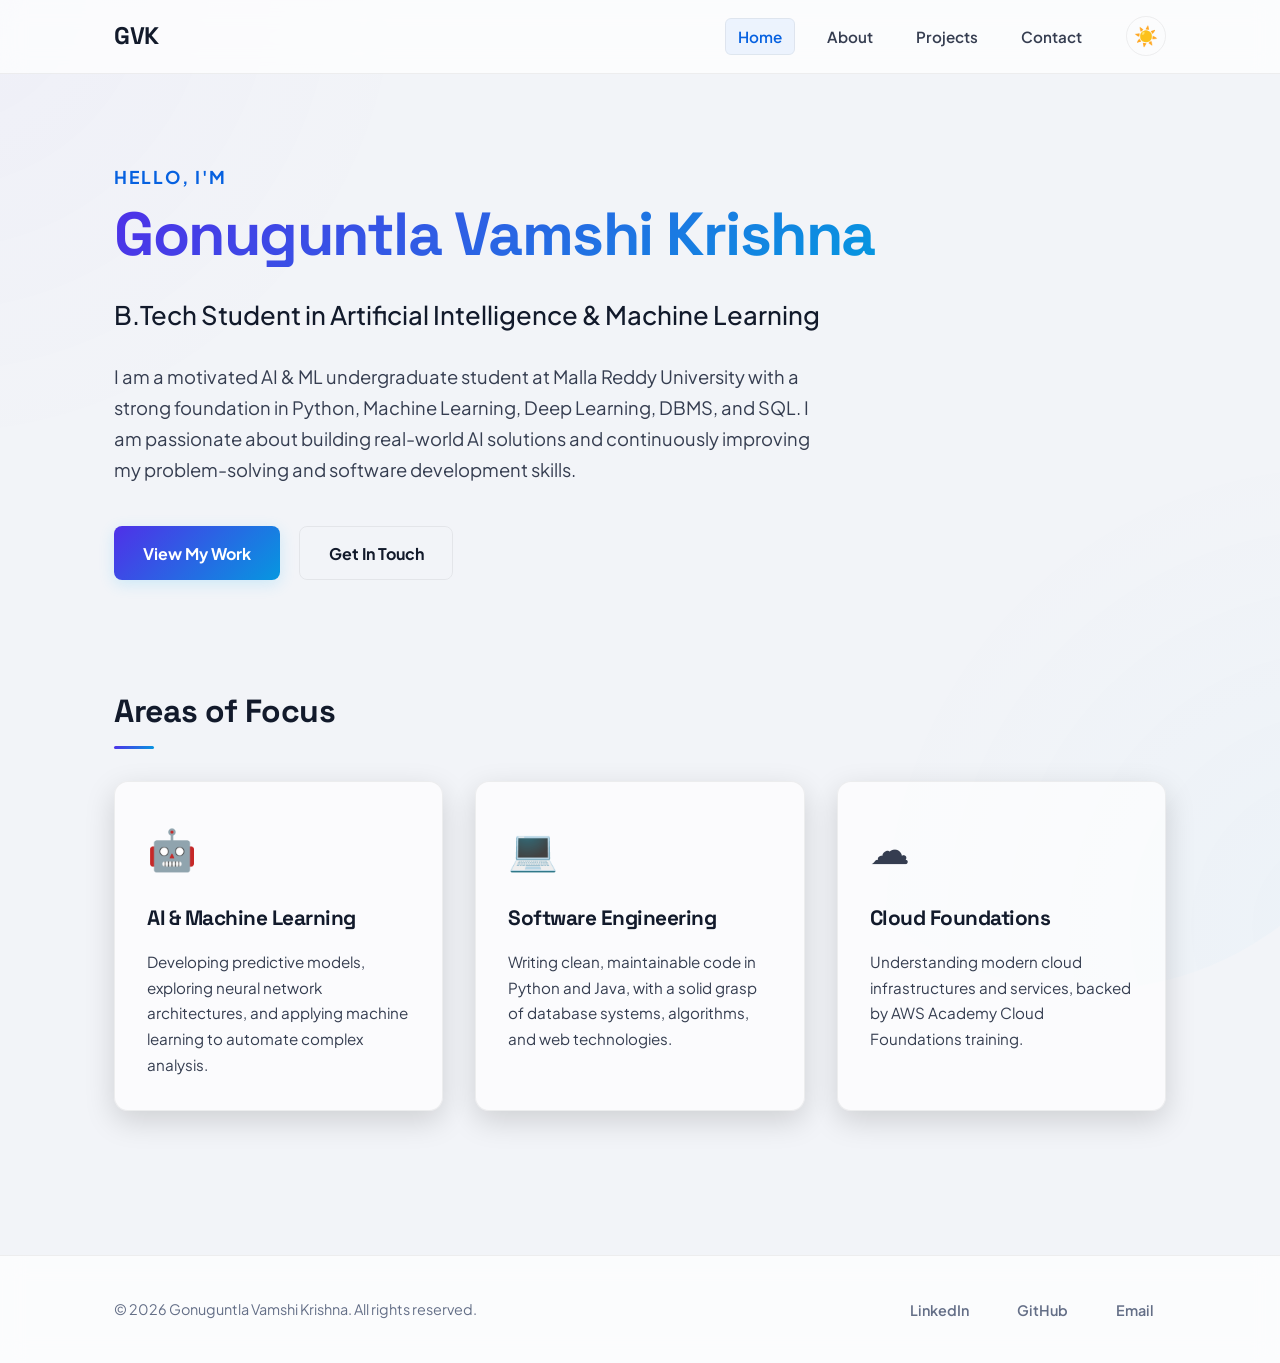
<file: index.html>
<!DOCTYPE html>
<html lang="en">
<head>
  <meta charset="utf-8">
  <meta name="viewport" content="width=device-width, initial-scale=1">
  <title>Gonuguntla Vamshi Krishna - AI & ML Developer Portfolio</title>
  
  <!-- SEO Meta Tags -->
  <meta name="description" content="Personal portfolio of Gonuguntla Vamshi Krishna, an AI & ML student at Malla Reddy University. Explore projects, machine learning expertise, and software engineering skills.">
  <meta name="keywords" content="Gonuguntla Vamshi Krishna, Vamshi Krishna, AI & ML, Machine Learning, Deep Learning, Python Developer, Portfolio, Hyderabad">
  <meta name="robots" content="index, follow">
  <link rel="canonical" href="index.html">

  <!-- Open Graph / Facebook -->
  <meta property="og:type" content="website">
  <meta property="og:title" content="Gonuguntla Vamshi Krishna - AI & ML Developer Portfolio">
  <meta property="og:description" content="B.Tech AI & ML student seeking internship opportunities in AI/ML, Python Development, Data Science, and Software Engineering.">
  <meta property="og:url" content="index.html">
  
  <!-- Twitter -->
  <meta name="twitter:card" content="summary_large_image">
  <meta name="twitter:title" content="Gonuguntla Vamshi Krishna - AI & ML Developer Portfolio">
  <meta name="twitter:description" content="B.Tech AI & ML student seeking internship opportunities in AI/ML, Python Development, Data Science, and Software Engineering.">

  <!-- Fonts & Stylesheet -->
  <link rel="preconnect" href="https://fonts.googleapis.com">
  <link rel="preconnect" href="https://fonts.gstatic.com" crossorigin>
  <link href="https://fonts.googleapis.com/css2?family=Plus+Jakarta+Sans:ital,wght@0,300;0,400;0,500;0,600;0,700;1,400&family=Space+Grotesk:wght@400;500;600;700&display=swap" rel="stylesheet">
  <link rel="stylesheet" href="styles.css">
</head>
<body>

  <!-- Skip to Main Content Link for Keyboard & Screen Reader Users -->
  <a class="skip-link" href="#main">Skip to main content</a>

  <!-- Header Section with Navigation -->
  <header>
    <div class="container header-container">
      <div class="logo">
        <a href="index.html" aria-label="Gonuguntla Vamshi Krishna Home">GVK</a>
      </div>
      <div class="header-nav-group">
        <nav aria-label="Main Navigation">
          <ul>
            <li><a href="index.html" aria-current="page">Home</a></li>
            <li><a href="about.html">About</a></li>
            <li><a href="projects.html">Projects</a></li>
            <li><a href="contact.html">Contact</a></li>
          </ul>
        </nav>
        <!-- Theme Toggle Button -->
        <button id="theme-toggle" class="theme-toggle-btn" aria-label="Switch to light theme" aria-live="polite">
          <span class="sun-icon" aria-hidden="true">☀️</span>
          <span class="moon-icon" aria-hidden="true">🌙</span>
        </button>
      </div>
    </div>
  </header>

  <!-- Main Content Landmark -->
  <main id="main">
    <div class="container">
      
      <!-- Hero/Intro Section -->
      <section class="hero-section" aria-labelledby="hero-heading">
        <div class="hero-content">
          <p class="hero-subtitle">Hello, I'm</p>
          <h1 id="hero-heading">Gonuguntla Vamshi Krishna</h1>
          <p class="hero-tagline">B.Tech Student in Artificial Intelligence & Machine Learning</p>
          <p class="hero-bio">
            I am a motivated AI & ML undergraduate student at Malla Reddy University with a strong foundation in Python, Machine Learning, Deep Learning, DBMS, and SQL. I am passionate about building real-world AI solutions and continuously improving my problem-solving and software development skills.
          </p>
          <div class="hero-cta">
            <a href="projects.html" class="btn btn-primary">View My Work</a>
            <a href="contact.html" class="btn btn-secondary">Get In Touch</a>
          </div>
        </div>
      </section>

      <!-- Highlights/Quick Overview Section -->
      <section class="highlights-section" aria-labelledby="highlights-heading">
        <h2 id="highlights-heading">Areas of Focus</h2>
        <div class="highlights-grid">
          
          <article class="highlight-card" aria-labelledby="focus-ai-ml">
            <div class="card-icon" aria-hidden="true">🤖</div>
            <h3 id="focus-ai-ml">AI & Machine Learning</h3>
            <p>Developing predictive models, exploring neural network architectures, and applying machine learning to automate complex analysis.</p>
          </article>

          <article class="highlight-card" aria-labelledby="focus-software-eng">
            <div class="card-icon" aria-hidden="true">💻</div>
            <h3 id="focus-software-eng">Software Engineering</h3>
            <p>Writing clean, maintainable code in Python and Java, with a solid grasp of database systems, algorithms, and web technologies.</p>
          </article>

          <article class="highlight-card" aria-labelledby="focus-cloud-foundations">
            <div class="card-icon" aria-hidden="true">☁️</div>
            <h3 id="focus-cloud-foundations">Cloud Foundations</h3>
            <p>Understanding modern cloud infrastructures and services, backed by AWS Academy Cloud Foundations training.</p>
          </article>

        </div>
      </section>

    </div>
  </main>

  <!-- Footer Section -->
  <footer>
    <div class="container footer-container">
      <p>&copy; <time datetime="2026">2026</time> Gonuguntla Vamshi Krishna. All rights reserved.</p>
      <nav aria-label="Footer Social Navigation">
        <ul class="social-links">
          <li><a href="https://linkedin.com/in/vamshi-krishna-gonuguntla-4a6b34324" target="_blank" rel="noopener noreferrer" aria-label="LinkedIn profile (opens in a new tab)">LinkedIn</a></li>
          <li><a href="https://github.com/vamshikrishna-g" target="_blank" rel="noopener noreferrer" aria-label="GitHub profile (opens in a new tab)">GitHub</a></li>
          <li><a href="mailto:chennurivamshi678@gmail.com" aria-label="Email Vamshi Krishna">Email</a></li>
        </ul>
      </nav>
    </div>
  </footer>

  <!-- Scripts -->
  <script src="scripts.js"></script>

</body>
</html>
</file>
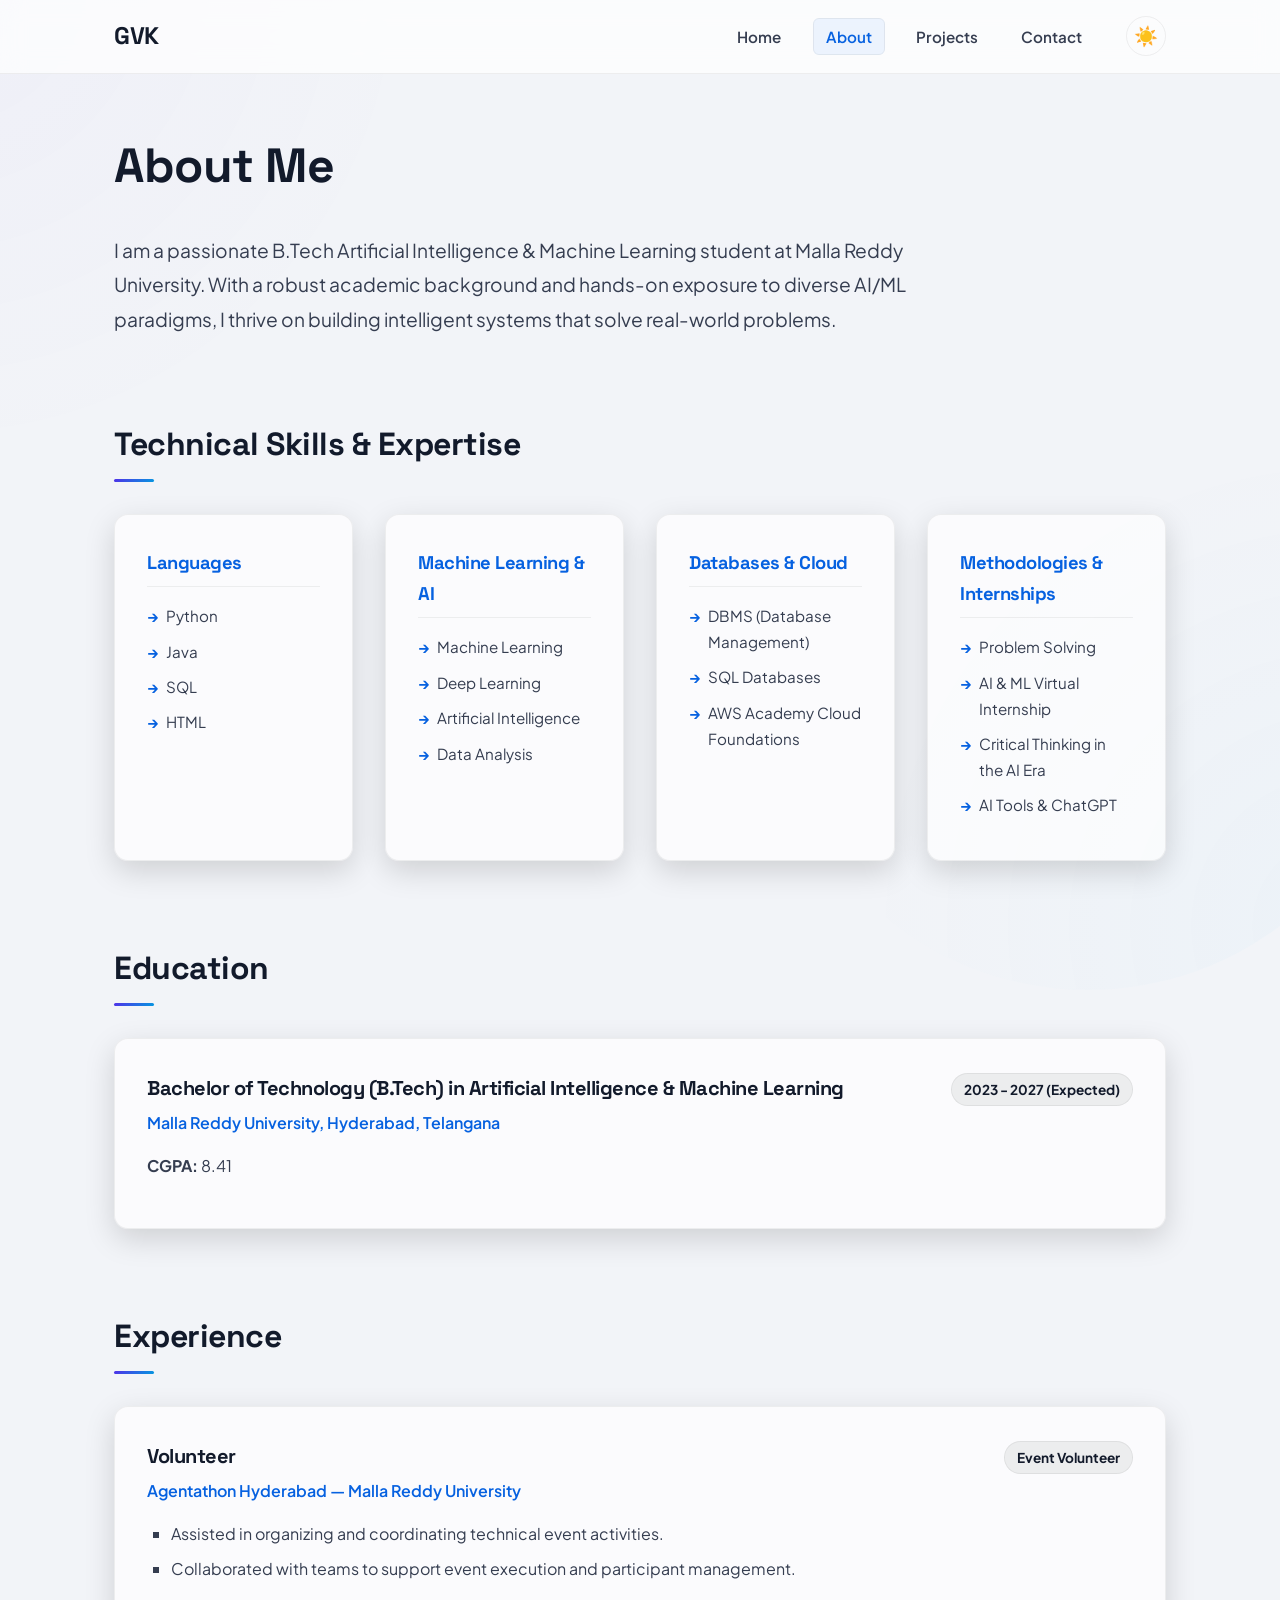
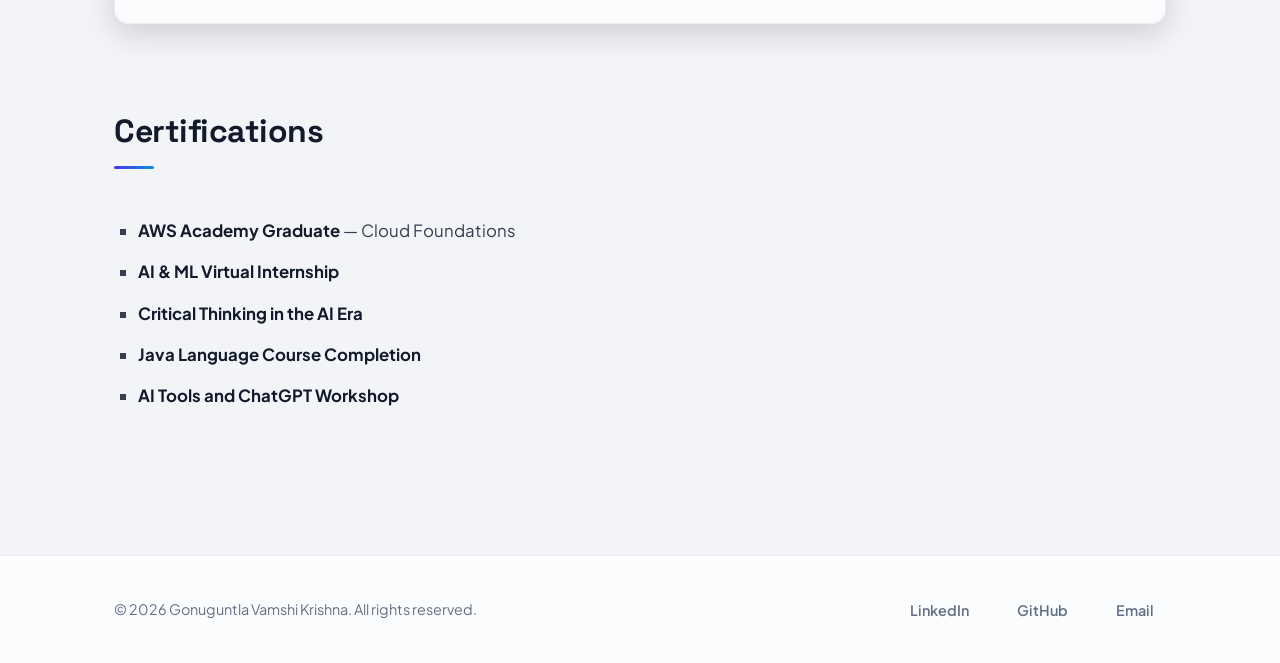
<file: about.html>
<!DOCTYPE html>
<html lang="en">
<head>
  <meta charset="utf-8">
  <meta name="viewport" content="width=device-width, initial-scale=1">
  <title>About Gonuguntla Vamshi Krishna - AI & ML Student Profile</title>
  
  <!-- SEO Meta Tags -->
  <meta name="description" content="Learn more about Gonuguntla Vamshi Krishna's background, education at Malla Reddy University, technical skills in Python and Machine Learning, and certifications.">
  <meta name="keywords" content="Gonuguntla Vamshi Krishna, B.Tech AI & ML, Malla Reddy University, Skills, Resume, Education, Certifications, Hyderabad">
  <meta name="robots" content="index, follow">
  <link rel="canonical" href="about.html">

  <!-- Open Graph -->
  <meta property="og:type" content="website">
  <meta property="og:title" content="About Gonuguntla Vamshi Krishna - AI & ML Student Profile">
  <meta property="og:description" content="Technical skills, education background, certifications, and volunteer experience of Gonuguntla Vamshi Krishna.">
  <meta property="og:url" content="about.html">

  <!-- Fonts & Stylesheet -->
  <link rel="preconnect" href="https://fonts.googleapis.com">
  <link rel="preconnect" href="https://fonts.gstatic.com" crossorigin>
  <link href="https://fonts.googleapis.com/css2?family=Plus+Jakarta+Sans:ital,wght@0,300;0,400;0,500;0,600;0,700;1,400&family=Space+Grotesk:wght@400;500;600;700&display=swap" rel="stylesheet">
  <link rel="stylesheet" href="styles.css">
</head>
<body>

  <!-- Skip Link -->
  <a class="skip-link" href="#main">Skip to main content</a>

  <!-- Header Section with Navigation -->
  <header>
    <div class="container header-container">
      <div class="logo">
        <a href="index.html" aria-label="Gonuguntla Vamshi Krishna Home">GVK</a>
      </div>
      <div class="header-nav-group">
        <nav aria-label="Main Navigation">
          <ul>
            <li><a href="index.html">Home</a></li>
            <li><a href="about.html" aria-current="page">About</a></li>
            <li><a href="projects.html">Projects</a></li>
            <li><a href="contact.html">Contact</a></li>
          </ul>
        </nav>
        <!-- Theme Toggle Button -->
        <button id="theme-toggle" class="theme-toggle-btn" aria-label="Switch to light theme" aria-live="polite">
          <span class="sun-icon" aria-hidden="true">☀️</span>
          <span class="moon-icon" aria-hidden="true">🌙</span>
        </button>
      </div>
    </div>
  </header>

  <!-- Main Content -->
  <main id="main">
    <div class="container">
      
      <!-- Page Header -->
      <section class="about-hero" aria-labelledby="about-heading">
        <h1 id="about-heading">About Me</h1>
        <p class="intro-paragraph">
          I am a passionate B.Tech Artificial Intelligence & Machine Learning student at Malla Reddy University. With a robust academic background and hands-on exposure to diverse AI/ML paradigms, I thrive on building intelligent systems that solve real-world problems.
        </p>
      </section>

      <!-- Skills Section -->
      <section id="skills" aria-labelledby="skills-heading">
        <h2 id="skills-heading">Technical Skills & Expertise</h2>
        <div class="skills-container">
          
          <div class="skills-category">
            <h3>Languages</h3>
            <ul class="skills-list">
              <li>Python</li>
              <li>Java</li>
              <li>SQL</li>
              <li>HTML</li>
            </ul>
          </div>

          <div class="skills-category">
            <h3>Machine Learning & AI</h3>
            <ul class="skills-list">
              <li>Machine Learning</li>
              <li>Deep Learning</li>
              <li>Artificial Intelligence</li>
              <li>Data Analysis</li>
            </ul>
          </div>

          <div class="skills-category">
            <h3>Databases & Cloud</h3>
            <ul class="skills-list">
              <li>DBMS (Database Management)</li>
              <li>SQL Databases</li>
              <li>AWS Academy Cloud Foundations</li>
            </ul>
          </div>

          <div class="skills-category">
            <h3>Methodologies & Internships</h3>
            <ul class="skills-list">
              <li>Problem Solving</li>
              <li>AI & ML Virtual Internship</li>
              <li>Critical Thinking in the AI Era</li>
              <li>AI Tools & ChatGPT</li>
            </ul>
          </div>

        </div>
      </section>

      <!-- Education Section -->
      <section id="education" aria-labelledby="education-heading">
        <h2 id="education-heading">Education</h2>
        <article class="education-card" aria-labelledby="edu-degree">
          <div class="card-header">
            <h3 id="edu-degree">Bachelor of Technology (B.Tech) in Artificial Intelligence & Machine Learning</h3>
            <span class="timeline"><time datetime="2023">2023</time> - <time datetime="2027">2027</time> (Expected)</span>
          </div>
          <p class="institution">Malla Reddy University, Hyderabad, Telangana</p>
          <p class="cgpa"><strong>CGPA:</strong> 8.41</p>
        </article>
      </section>

      <!-- Experience Section -->
      <section id="experience" aria-labelledby="experience-heading">
        <h2 id="experience-heading">Experience</h2>
        <article class="experience-card" aria-labelledby="exp-role">
          <div class="card-header">
            <h3 id="exp-role">Volunteer</h3>
            <span class="timeline">Event Volunteer</span>
          </div>
          <p class="company">Agentathon Hyderabad &mdash; Malla Reddy University</p>
          <ul class="experience-details">
            <li>Assisted in organizing and coordinating technical event activities.</li>
            <li>Collaborated with teams to support event execution and participant management.</li>
          </ul>
        </article>
      </section>

      <!-- Certifications Section -->
      <section id="certifications" aria-labelledby="certifications-heading">
        <h2 id="certifications-heading">Certifications</h2>
        <ul class="certifications-list">
          <li>
            <strong>AWS Academy Graduate</strong> &mdash; Cloud Foundations
          </li>
          <li>
            <strong>AI & ML Virtual Internship</strong>
          </li>
          <li>
            <strong>Critical Thinking in the AI Era</strong>
          </li>
          <li>
            <strong>Java Language Course Completion</strong>
          </li>
          <li>
            <strong>AI Tools and ChatGPT Workshop</strong>
          </li>
        </ul>
      </section>

    </div>
  </main>

  <!-- Footer -->
  <footer>
    <div class="container footer-container">
      <p>&copy; <time datetime="2026">2026</time> Gonuguntla Vamshi Krishna. All rights reserved.</p>
      <nav aria-label="Footer Social Navigation">
        <ul class="social-links">
          <li><a href="https://linkedin.com/in/vamshi-krishna-gonuguntla-4a6b34324" target="_blank" rel="noopener noreferrer" aria-label="LinkedIn profile (opens in a new tab)">LinkedIn</a></li>
          <li><a href="https://github.com/vamshikrishna-g" target="_blank" rel="noopener noreferrer" aria-label="GitHub profile (opens in a new tab)">GitHub</a></li>
          <li><a href="mailto:chennurivamshi678@gmail.com" aria-label="Email Vamshi Krishna">Email</a></li>
        </ul>
      </nav>
    </div>
  </footer>

  <!-- Scripts -->
  <script src="scripts.js"></script>

</body>
</html>
</file>
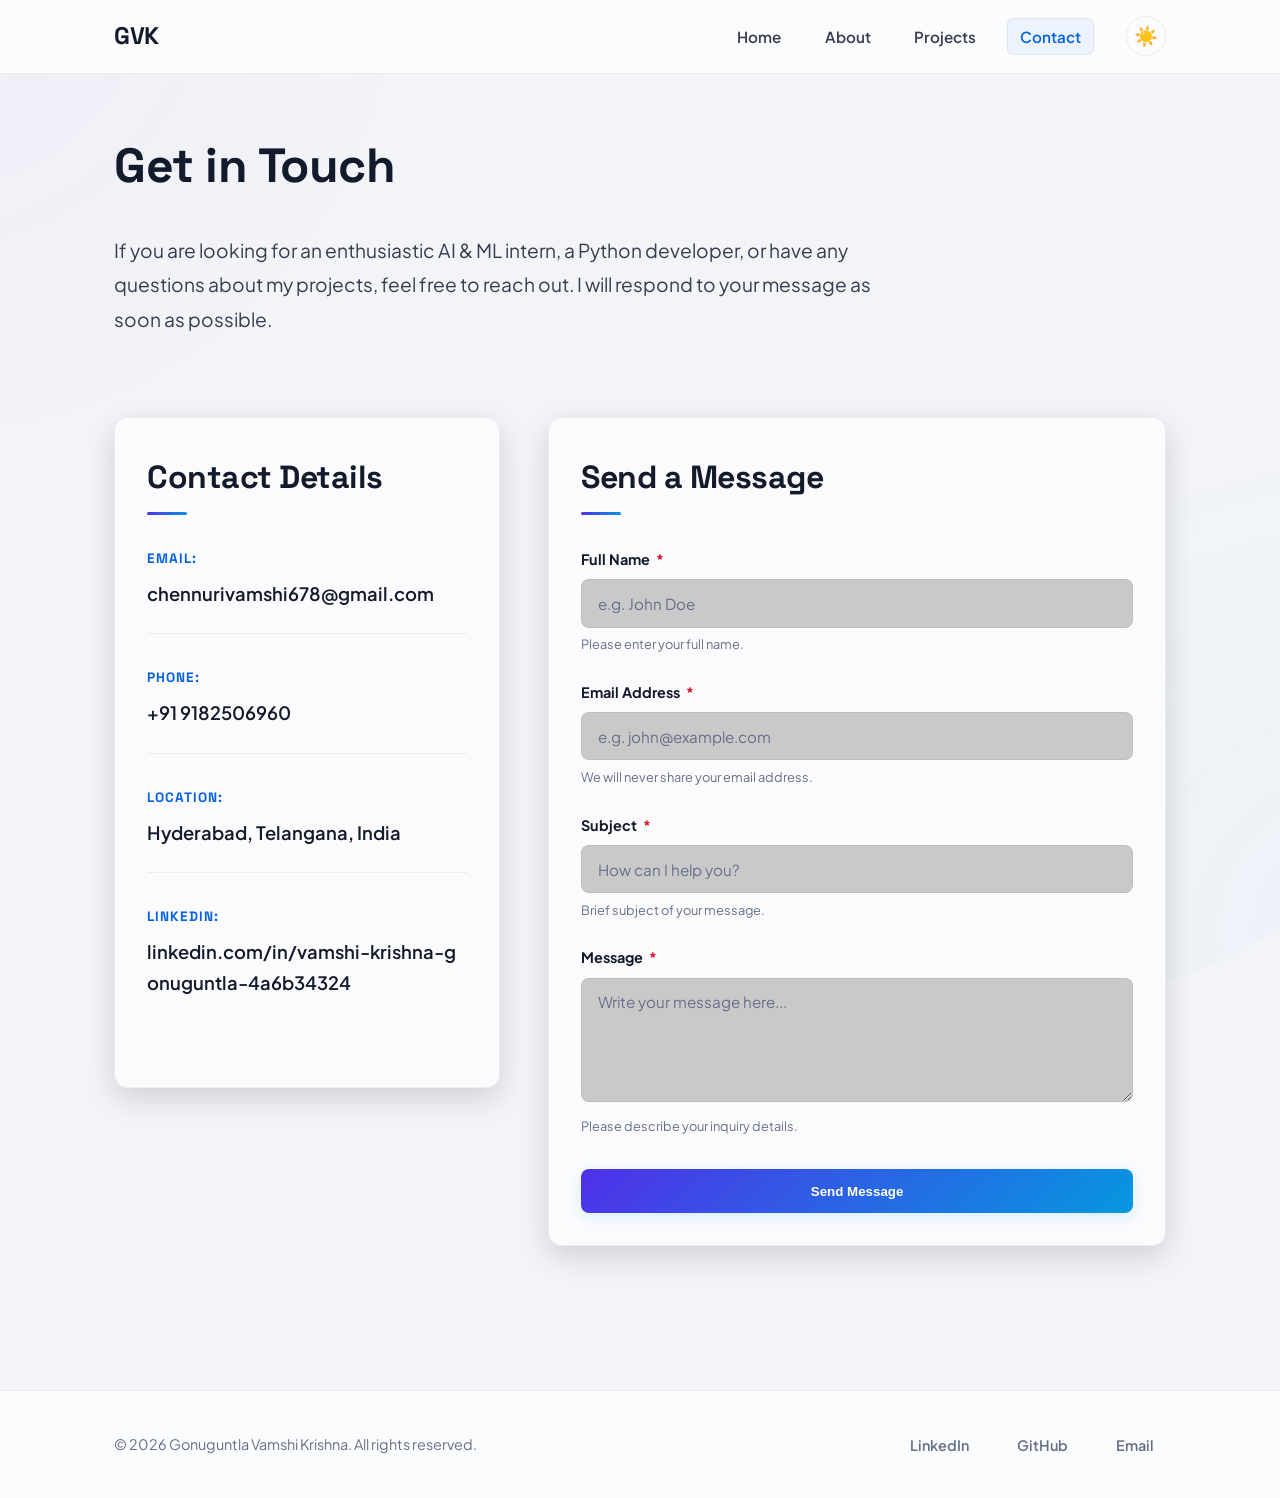
<file: contact.html>
<!DOCTYPE html>
<html lang="en">
<head>
  <meta charset="utf-8">
  <meta name="viewport" content="width=device-width, initial-scale=1">
  <title>Contact Gonuguntla Vamshi Krishna - Portfolio Inquiry</title>
  
  <!-- SEO Meta Tags -->
  <meta name="description" content="Get in touch with Gonuguntla Vamshi Krishna for internship, collaboration, or software development opportunities in AI & ML.">
  <meta name="keywords" content="Gonuguntla Vamshi Krishna, Contact, Email, Phone, LinkedIn, AI & ML student, Hyderabad">
  <meta name="robots" content="index, follow">
  <link rel="canonical" href="contact.html">

  <!-- Open Graph -->
  <meta property="og:type" content="website">
  <meta property="og:title" content="Contact Gonuguntla Vamshi Krishna - Portfolio Inquiry">
  <meta property="og:description" content="Reach out to Gonuguntla Vamshi Krishna via email, phone, or the accessible contact form.">
  <meta property="og:url" content="contact.html">

  <!-- Fonts & Stylesheet -->
  <link rel="preconnect" href="https://fonts.googleapis.com">
  <link rel="preconnect" href="https://fonts.gstatic.com" crossorigin>
  <link href="https://fonts.googleapis.com/css2?family=Plus+Jakarta+Sans:ital,wght@0,300;0,400;0,500;0,600;0,700;1,400&family=Space+Grotesk:wght@400;500;600;700&display=swap" rel="stylesheet">
  <link rel="stylesheet" href="styles.css">
</head>
<body>

  <!-- Skip Link -->
  <a class="skip-link" href="#main">Skip to main content</a>

  <!-- Header Section with Navigation -->
  <header>
    <div class="container header-container">
      <div class="logo">
        <a href="index.html" aria-label="Gonuguntla Vamshi Krishna Home">GVK</a>
      </div>
      <div class="header-nav-group">
        <nav aria-label="Main Navigation">
          <ul>
            <li><a href="index.html">Home</a></li>
            <li><a href="about.html">About</a></li>
            <li><a href="projects.html">Projects</a></li>
            <li><a href="contact.html" aria-current="page">Contact</a></li>
          </ul>
        </nav>
        <!-- Theme Toggle Button -->
        <button id="theme-toggle" class="theme-toggle-btn" aria-label="Switch to light theme" aria-live="polite">
          <span class="sun-icon" aria-hidden="true">☀️</span>
          <span class="moon-icon" aria-hidden="true">🌙</span>
        </button>
      </div>
    </div>
  </header>

  <!-- Main Content -->
  <main id="main">
    <div class="container">
      
      <!-- Section Header -->
      <section class="contact-intro" aria-labelledby="contact-heading">
        <h1 id="contact-heading">Get in Touch</h1>
        <p class="intro-paragraph">
          If you are looking for an enthusiastic AI & ML intern, a Python developer, or have any questions about my projects, feel free to reach out. I will respond to your message as soon as possible.
        </p>
      </section>

      <div class="contact-layout">
        
        <!-- Contact Information Landmark Section -->
        <section class="contact-info" aria-labelledby="info-heading">
          <h2 id="info-heading">Contact Details</h2>
          
          <ul class="contact-methods">
            <li>
              <span class="contact-label">Email:</span>
              <a href="mailto:chennurivamshi678@gmail.com" aria-label="Send email to chennurivamshi678@gmail.com">chennurivamshi678@gmail.com</a>
            </li>
            <li>
              <span class="contact-label">Phone:</span>
              <a href="tel:+919182506960" aria-label="Call +91 9182506960">+91 9182506960</a>
            </li>
            <li>
              <span class="contact-label">Location:</span>
              <span>Hyderabad, Telangana, India</span>
            </li>
            <li>
              <span class="contact-label">LinkedIn:</span>
              <a href="https://linkedin.com/in/vamshi-krishna-gonuguntla-4a6b34324" target="_blank" rel="noopener noreferrer" aria-label="LinkedIn profile (opens in a new tab)">linkedin.com/in/vamshi-krishna-gonuguntla-4a6b34324</a>
            </li>
          </ul>
        </section>

        <!-- Contact Form Section -->
        <section class="contact-form-container" aria-labelledby="form-heading">
          <h2 id="form-heading">Send a Message</h2>

          <!-- Screen reader live region for form submission feedback -->
          <div id="form-status" class="visually-hidden" aria-live="polite"></div>

          <form id="contact-form" action="#" method="POST" novalidate>
            
            <div class="form-group">
              <label for="name">Full Name <span class="required" aria-hidden="true">*</span></label>
              <input id="name" type="text" name="name" required aria-required="true" aria-describedby="name-hint" placeholder="e.g. John Doe">
              <p class="field-hint" id="name-hint">Please enter your full name.</p>
            </div>

            <div class="form-group">
              <label for="email">Email Address <span class="required" aria-hidden="true">*</span></label>
              <input id="email" type="email" name="email" required aria-required="true" aria-describedby="email-hint" placeholder="e.g. john@example.com">
              <p class="field-hint" id="email-hint">We will never share your email address.</p>
            </div>

            <div class="form-group">
              <label for="subject">Subject <span class="required" aria-hidden="true">*</span></label>
              <input id="subject" type="text" name="subject" required aria-required="true" aria-describedby="subject-hint" placeholder="How can I help you?">
              <p class="field-hint" id="subject-hint">Brief subject of your message.</p>
            </div>

            <div class="form-group">
              <label for="message">Message <span class="required" aria-hidden="true">*</span></label>
              <textarea id="message" name="message" rows="5" required aria-required="true" aria-describedby="message-hint" placeholder="Write your message here..."></textarea>
              <p class="field-hint" id="message-hint">Please describe your inquiry details.</p>
            </div>

            <div class="form-actions">
              <button type="submit">Send Message</button>
            </div>

          </form>
        </section>

      </div>

    </div>
  </main>

  <!-- Footer -->
  <footer>
    <div class="container footer-container">
      <p>&copy; <time datetime="2026">2026</time> Gonuguntla Vamshi Krishna. All rights reserved.</p>
      <nav aria-label="Footer Social Navigation">
        <ul class="social-links">
          <li><a href="https://linkedin.com/in/vamshi-krishna-gonuguntla-4a6b34324" target="_blank" rel="noopener noreferrer" aria-label="LinkedIn profile (opens in a new tab)">LinkedIn</a></li>
          <li><a href="https://github.com/vamshikrishna-g" target="_blank" rel="noopener noreferrer" aria-label="GitHub profile (opens in a new tab)">GitHub</a></li>
          <li><a href="mailto:chennurivamshi678@gmail.com" aria-label="Email Vamshi Krishna">Email</a></li>
        </ul>
      </nav>
    </div>
  </footer>

  <!-- Scripts -->
  <script src="scripts.js"></script>

</body>
</html>
</file>
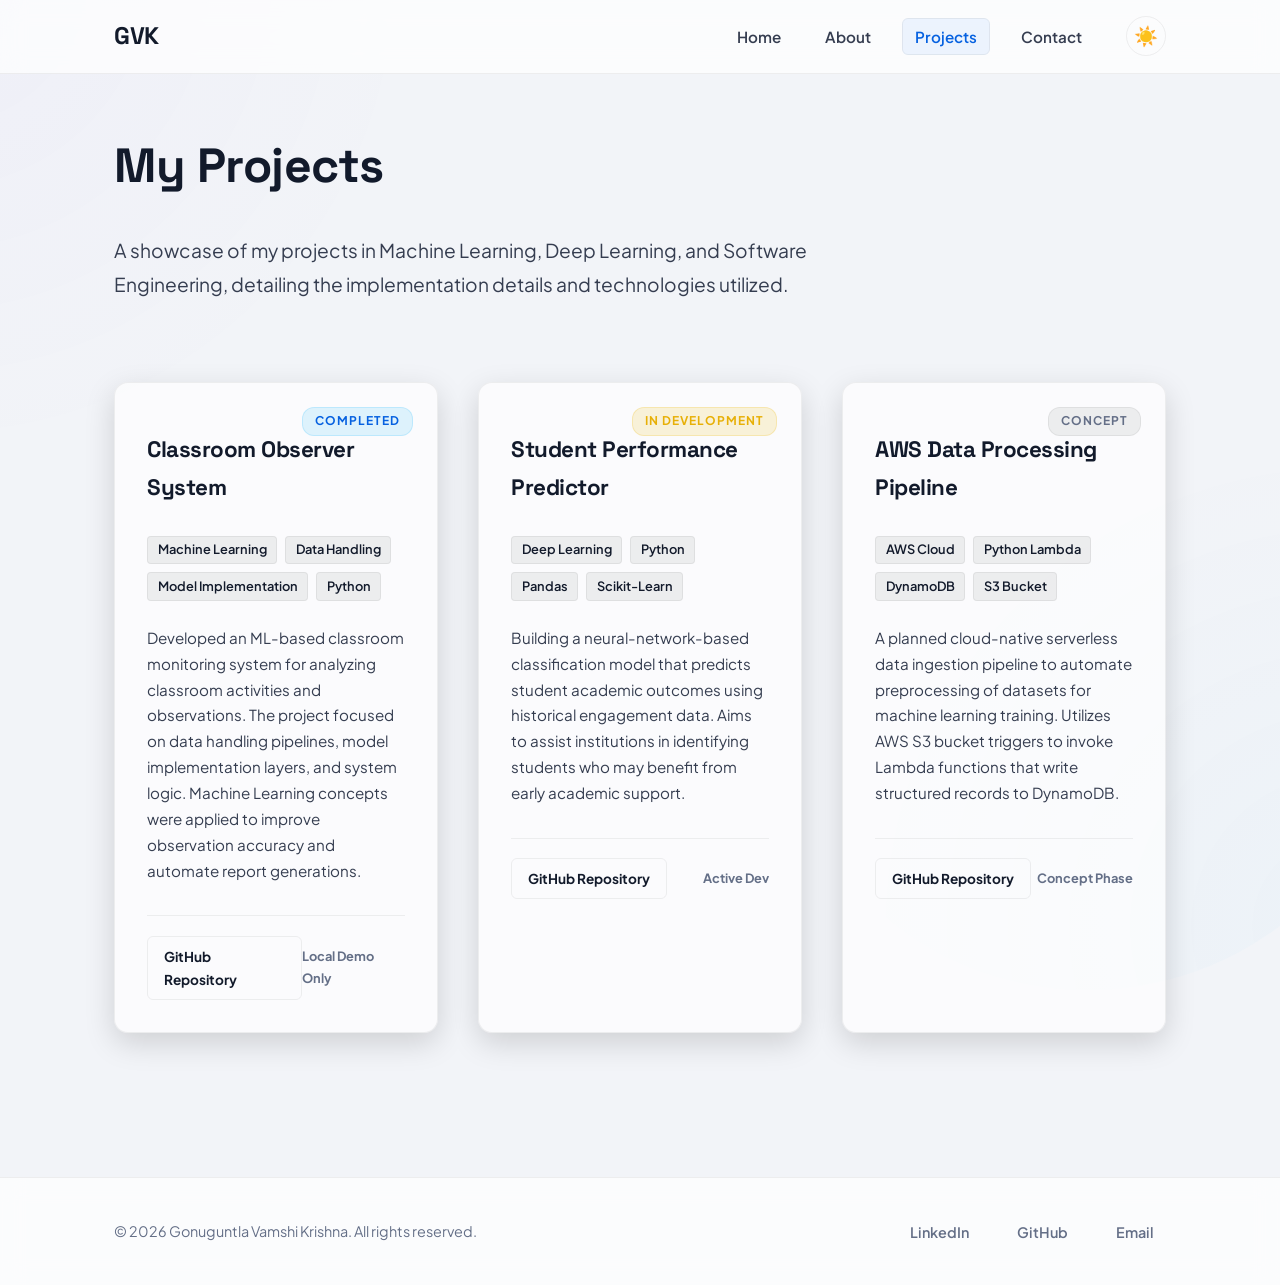
<file: projects.html>
<!DOCTYPE html>
<html lang="en">
<head>
  <meta charset="utf-8">
  <meta name="viewport" content="width=device-width, initial-scale=1">
  <title>Projects - Gonuguntla Vamshi Krishna</title>
  
  <!-- SEO Meta Tags -->
  <meta name="description" content="Discover machine learning and software engineering projects by Gonuguntla Vamshi Krishna, including the Classroom Observer System.">
  <meta name="keywords" content="Gonuguntla Vamshi Krishna, Machine Learning Projects, Classroom Observer System, Python ML, AI & ML, Hyderabad">
  <meta name="robots" content="index, follow">
  <link rel="canonical" href="projects.html">

  <!-- Open Graph -->
  <meta property="og:type" content="website">
  <meta property="og:title" content="Projects - Gonuguntla Vamshi Krishna">
  <meta property="og:description" content="Portfolio projects showcase, including ML classroom analysis systems and deep learning research concepts.">
  <meta property="og:url" content="projects.html">

  <!-- Fonts & Stylesheet -->
  <link rel="preconnect" href="https://fonts.googleapis.com">
  <link rel="preconnect" href="https://fonts.gstatic.com" crossorigin>
  <link href="https://fonts.googleapis.com/css2?family=Plus+Jakarta+Sans:ital,wght@0,300;0,400;0,500;0,600;0,700;1,400&family=Space+Grotesk:wght@400;500;600;700&display=swap" rel="stylesheet">
  <link rel="stylesheet" href="styles.css">
</head>
<body>

  <!-- Skip Link -->
  <a class="skip-link" href="#main">Skip to main content</a>

  <!-- Header Section with Navigation -->
  <header>
    <div class="container header-container">
      <div class="logo">
        <a href="index.html" aria-label="Gonuguntla Vamshi Krishna Home">GVK</a>
      </div>
      <div class="header-nav-group">
        <nav aria-label="Main Navigation">
          <ul>
            <li><a href="index.html">Home</a></li>
            <li><a href="about.html">About</a></li>
            <li><a href="projects.html" aria-current="page">Projects</a></li>
            <li><a href="contact.html">Contact</a></li>
          </ul>
        </nav>
        <!-- Theme Toggle Button -->
        <button id="theme-toggle" class="theme-toggle-btn" aria-label="Switch to light theme" aria-live="polite">
          <span class="sun-icon" aria-hidden="true">☀️</span>
          <span class="moon-icon" aria-hidden="true">🌙</span>
        </button>
      </div>
    </div>
  </header>

  <!-- Main Content -->
  <main id="main">
    <div class="container">
      
      <!-- Section Header -->
      <section class="projects-intro" aria-labelledby="projects-heading">
        <h1 id="projects-heading">My Projects</h1>
        <p class="intro-paragraph">
          A showcase of my projects in Machine Learning, Deep Learning, and Software Engineering, detailing the implementation details and technologies utilized.
        </p>
      </section>

      <!-- Projects Grid Section -->
      <section id="projects-list-section" aria-label="Project Listing Grid">
        <div class="projects-grid">
          
          <!-- Project 1: Classroom Observer System -->
          <article class="project-card" aria-labelledby="proj-classroom-title">
            <div class="project-content">
              <span class="project-badge">Completed</span>
              <h2 id="proj-classroom-title">Classroom Observer System</h2>
              <p class="project-tech-tags">
                <span class="tech-tag">Machine Learning</span>
                <span class="tech-tag">Data Handling</span>
                <span class="tech-tag">Model Implementation</span>
                <span class="tech-tag">Python</span>
              </p>
              <p class="project-desc">
                Developed an ML-based classroom monitoring system for analyzing classroom activities and observations. The project focused on data handling pipelines, model implementation layers, and system logic. Machine Learning concepts were applied to improve observation accuracy and automate report generations.
              </p>
              <div class="project-actions">
                <a href="https://github.com/vamshikrishna-g/classroom-observer" target="_blank" rel="noopener noreferrer" class="btn btn-secondary btn-sm" aria-label="View Classroom Observer System repository on GitHub (opens in a new tab)">GitHub Repository</a>
                <span class="badge-status" aria-label="Demo status: Offline">Local Demo Only</span>
              </div>
            </div>
          </article>

          <!-- Project 2: Student Academic Performance Predictor (In Development) -->
          <article class="project-card" aria-labelledby="proj-predictor-title">
            <div class="project-content">
              <span class="project-badge badge-dev">In Development</span>
              <h2 id="proj-predictor-title">Student Performance Predictor</h2>
              <p class="project-tech-tags">
                <span class="tech-tag">Deep Learning</span>
                <span class="tech-tag">Python</span>
                <span class="tech-tag">Pandas</span>
                <span class="tech-tag">Scikit-Learn</span>
              </p>
              <p class="project-desc">
                Building a neural-network-based classification model that predicts student academic outcomes using historical engagement data. Aims to assist institutions in identifying students who may benefit from early academic support.
              </p>
              <div class="project-actions">
                <a href="https://github.com/vamshikrishna-g/performance-predictor" target="_blank" rel="noopener noreferrer" class="btn btn-secondary btn-sm" aria-label="View Student Performance Predictor repository on GitHub (opens in a new tab)">GitHub Repository</a>
                <span class="badge-status" aria-label="Development status: Active">Active Dev</span>
              </div>
            </div>
          </article>

          <!-- Project 3: Serverless Data Ingestion Pipeline (Concept/Planned) -->
          <article class="project-card" aria-labelledby="proj-pipeline-title">
            <div class="project-content">
              <span class="project-badge badge-planned">Concept</span>
              <h2 id="proj-pipeline-title">AWS Data Processing Pipeline</h2>
              <p class="project-tech-tags">
                <span class="tech-tag">AWS Cloud</span>
                <span class="tech-tag">Python Lambda</span>
                <span class="tech-tag">DynamoDB</span>
                <span class="tech-tag">S3 Bucket</span>
              </p>
              <p class="project-desc">
                A planned cloud-native serverless data ingestion pipeline to automate preprocessing of datasets for machine learning training. Utilizes AWS S3 bucket triggers to invoke Lambda functions that write structured records to DynamoDB.
              </p>
              <div class="project-actions">
                <a href="https://github.com/vamshikrishna-g/aws-data-pipeline" target="_blank" rel="noopener noreferrer" class="btn btn-secondary btn-sm" aria-label="View AWS Data Processing Pipeline repository on GitHub (opens in a new tab)">GitHub Repository</a>
                <span class="badge-status" aria-label="Project status: Planned">Concept Phase</span>
              </div>
            </div>
          </article>

        </div>
      </section>

    </div>
  </main>

  <!-- Footer -->
  <footer>
    <div class="container footer-container">
      <p>&copy; <time datetime="2026">2026</time> Gonuguntla Vamshi Krishna. All rights reserved.</p>
      <nav aria-label="Footer Social Navigation">
        <ul class="social-links">
          <li><a href="https://linkedin.com/in/vamshi-krishna-gonuguntla-4a6b34324" target="_blank" rel="noopener noreferrer" aria-label="LinkedIn profile (opens in a new tab)">LinkedIn</a></li>
          <li><a href="https://github.com/vamshikrishna-g" target="_blank" rel="noopener noreferrer" aria-label="GitHub profile (opens in a new tab)">GitHub</a></li>
          <li><a href="mailto:chennurivamshi678@gmail.com" aria-label="Email Vamshi Krishna">Email</a></li>
        </ul>
      </nav>
    </div>
  </footer>

  <!-- Scripts -->
  <script src="scripts.js"></script>

</body>
</html>
</file>
<file: styles.css>
/* 
  styles.css — Premium, Responsive Design System with Dark/Light Themes
  Typography: Space Grotesk (Headings) & Plus Jakarta Sans (Body)
*/

/* --- Theme Color Tokens & Global Variables --- */
:root {
  /* Dark Theme (Default) */
  --bg-color: hsl(222, 47%, 7%);
  --bg-gradient-top: radial-gradient(circle at 10% 10%, rgba(139, 92, 246, 0.08) 0%, transparent 60%);
  --bg-gradient-bottom: radial-gradient(circle at 90% 90%, rgba(56, 189, 248, 0.08) 0%, transparent 60%);
  --header-bg: rgba(13, 17, 23, 0.7);
  --card-bg: rgba(22, 27, 34, 0.4);
  --card-bg-hover: rgba(30, 37, 48, 0.6);
  --border-color: rgba(255, 255, 255, 0.08);
  --border-color-hover: rgba(255, 255, 255, 0.16);
  
  --text-heading: hsl(210, 40%, 98%);
  --text-body: hsl(215, 20%, 80%);
  --text-muted: hsl(215, 15%, 60%);
  
  /* Primary & Accents */
  --accent: hsl(210, 100%, 66%);
  --accent-hover: hsl(210, 100%, 75%);
  --accent-gradient: linear-gradient(135deg, hsl(250, 100%, 76%), hsl(190, 100%, 65%));
  --shadow-glow: rgba(56, 189, 248, 0.15);
  
  --focus: hsl(28, 100%, 60%);
  --required: hsl(354, 84%, 57%);
  --success: hsl(142, 70%, 45%);
}

/* Light Theme Override */
html.light-theme {
  --bg-color: hsl(220, 30%, 96%);
  --bg-gradient-top: radial-gradient(circle at 10% 10%, rgba(139, 92, 246, 0.03) 0%, transparent 60%);
  --bg-gradient-bottom: radial-gradient(circle at 90% 90%, rgba(56, 189, 248, 0.03) 0%, transparent 60%);
  --header-bg: rgba(255, 255, 255, 0.7);
  --card-bg: rgba(255, 255, 255, 0.65);
  --card-bg-hover: rgba(255, 255, 255, 0.85);
  --border-color: rgba(0, 0, 0, 0.06);
  --border-color-hover: rgba(0, 0, 0, 0.12);
  
  --text-heading: hsl(222, 40%, 12%);
  --text-body: hsl(222, 20%, 26%);
  --text-muted: hsl(220, 15%, 46%);
  
  --accent: hsl(215, 95%, 45%);
  --accent-hover: hsl(215, 95%, 35%);
  --accent-gradient: linear-gradient(135deg, hsl(250, 80%, 55%), hsl(200, 95%, 45%));
  --shadow-glow: rgba(37, 99, 235, 0.08);
  
  --focus: hsl(28, 100%, 50%);
  --required: hsl(354, 84%, 47%);
  --success: hsl(142, 70%, 35%);
}

/* --- Base Rules & Resets --- */
* {
  box-sizing: border-box;
}

html, body {
  height: 100%;
  margin: 0;
  padding: 0;
  scroll-behavior: smooth;
}

body {
  font-family: 'Plus Jakarta Sans', system-ui, -apple-system, BlinkMacSystemFont, "Segoe UI", Roboto, sans-serif;
  background-color: var(--bg-color);
  color: var(--text-body);
  line-height: 1.7;
  overflow-x: hidden;
  display: flex;
  flex-direction: column;
  transition: background-color 0.4s ease, color 0.4s ease;
}

/* Glassmorphic Ambient Background Orbs */
body::before, body::after {
  content: "";
  position: fixed;
  width: 50vw;
  height: 50vw;
  border-radius: 50%;
  z-index: -1;
  pointer-events: none;
  transition: background 0.4s ease;
}

body::before {
  top: -10%;
  left: -10%;
  background: var(--bg-gradient-top);
}

body::after {
  bottom: -10%;
  right: -10%;
  background: var(--bg-gradient-bottom);
}

/* --- Keyboard Accessibility: Skip Link --- */
.skip-link {
  position: absolute;
  left: -9999px;
  top: auto;
  width: 1px;
  height: 1px;
  overflow: hidden;
}

.skip-link:focus {
  position: fixed;
  top: 15px;
  left: 15px;
  width: auto;
  height: auto;
  padding: 0.8rem 1.5rem;
  background: var(--accent-gradient);
  color: #fff;
  font-weight: 700;
  text-decoration: none;
  border-radius: 8px;
  box-shadow: 0 10px 25px rgba(0, 0, 0, 0.3);
  z-index: 99999;
  outline: 3px solid var(--focus);
}

/* Global Outline styles for Focused items */
a:focus, button:focus, input:focus, textarea:focus {
  outline: 3px solid var(--focus);
  outline-offset: 3px;
}

/* --- Layout Containers --- */
.container {
  max-width: 1100px;
  margin: 0 auto;
  padding: 0 1.5rem;
  width: 100%;
}

/* --- Header & Sticky Navigation --- */
header {
  position: sticky;
  top: 0;
  background: var(--header-bg);
  backdrop-filter: blur(12px);
  -webkit-backdrop-filter: blur(12px);
  border-bottom: 1px solid var(--border-color);
  z-index: 1000;
  transition: background-color 0.4s, border-color 0.4s;
}

.header-container {
  display: flex;
  justify-content: space-between;
  align-items: center;
  padding: 1rem 1.5rem;
}

.logo a {
  font-family: 'Space Grotesk', sans-serif;
  font-size: 1.5rem;
  font-weight: 700;
  color: var(--text-heading);
  text-decoration: none;
  letter-spacing: -0.5px;
  transition: transform 0.2s;
}

.logo a:hover {
  transform: scale(1.05);
}

.header-nav-group {
  display: flex;
  align-items: center;
  gap: 2rem;
}

nav ul {
  list-style: none;
  padding: 0;
  margin: 0;
  display: flex;
  gap: 1.2rem;
}

nav a {
  color: var(--text-body);
  text-decoration: none;
  font-weight: 600;
  font-size: 0.95rem;
  padding: 0.5rem 0.75rem;
  border-radius: 6px;
  transition: all 0.3s;
}

nav a:hover {
  color: var(--accent);
  background-color: var(--border-color);
}

nav a[aria-current="page"] {
  color: var(--accent);
  background-color: rgba(56, 139, 253, 0.08);
  border: 1px solid var(--border-color);
}

/* --- Theme Toggle Button --- */
.theme-toggle-btn {
  background: transparent;
  border: 1px solid var(--border-color);
  border-radius: 50%;
  cursor: pointer;
  width: 40px;
  height: 40px;
  display: inline-flex;
  align-items: center;
  justify-content: center;
  color: var(--text-heading);
  transition: all 0.3s cubic-bezier(0.4, 0, 0.2, 1);
}

.theme-toggle-btn:hover {
  background-color: var(--card-bg-hover);
  border-color: var(--accent);
  transform: scale(1.08);
  box-shadow: 0 0 12px var(--shadow-glow);
}

/* Icon visibility swap via CSS */
.sun-icon { display: none; font-size: 1.2rem; }
.moon-icon { display: block; font-size: 1.2rem; }

html.light-theme .sun-icon { display: block; }
html.light-theme .moon-icon { display: none; }

/* --- Typography Definitions --- */
h1, h2, h3, h4 {
  font-family: 'Space Grotesk', sans-serif;
  color: var(--text-heading);
  letter-spacing: -0.5px;
  font-weight: 700;
  margin-top: 0;
}

h1 {
  font-size: 3rem;
  line-height: 1.15;
}

h2 {
  font-size: 2rem;
  margin-bottom: 2rem;
  position: relative;
  display: inline-block;
}

h2::after {
  content: "";
  display: block;
  width: 40px;
  height: 3px;
  background: var(--accent-gradient);
  margin-top: 0.5rem;
  border-radius: 2px;
}

/* --- Main Structure & FadeIn Entry Animation --- */
main {
  flex: 1;
  padding: 4rem 0;
  animation: fadeInUp 0.7s cubic-bezier(0.16, 1, 0.3, 1) both;
}

@keyframes fadeInUp {
  from {
    opacity: 0;
    transform: translateY(20px);
  }
  to {
    opacity: 1;
    transform: translateY(0);
  }
}

section {
  margin-bottom: 5rem;
}

/* --- Buttons Design --- */
.btn {
  display: inline-flex;
  align-items: center;
  justify-content: center;
  padding: 0.8rem 1.8rem;
  border-radius: 8px;
  font-weight: 700;
  font-size: 1rem;
  text-decoration: none;
  cursor: pointer;
  border: none;
  transition: all 0.3s cubic-bezier(0.4, 0, 0.2, 1);
}

.btn-primary {
  background: var(--accent-gradient);
  color: #fff;
  box-shadow: 0 4px 15px rgba(56, 189, 248, 0.2);
}

.btn-primary:hover {
  transform: translateY(-2px);
  box-shadow: 0 8px 25px rgba(56, 189, 248, 0.4);
}

.btn-secondary {
  background: transparent;
  color: var(--text-heading);
  border: 1px solid var(--border-color);
}

.btn-secondary:hover {
  border-color: var(--accent);
  background-color: var(--border-color);
  transform: translateY(-2px);
}

.btn-sm {
  padding: 0.5rem 1rem;
  font-size: 0.85rem;
  border-radius: 6px;
}

/* --- Glassmorphic Card Style Base --- */
.card-base, .highlight-card, .skills-category, .education-card, .experience-card, .project-card, .contact-info, .contact-form-container {
  background: var(--card-bg);
  border: 1px solid var(--border-color);
  backdrop-filter: blur(16px);
  -webkit-backdrop-filter: blur(16px);
  border-radius: 14px;
  padding: 2rem;
  box-shadow: 0 10px 30px rgba(0, 0, 0, 0.15);
  transition: all 0.3s cubic-bezier(0.4, 0, 0.2, 1);
}

.card-hover:hover, .highlight-card:hover, .skills-category:hover, .education-card:hover, .experience-card:hover, .project-card:hover {
  transform: translateY(-4px);
  border-color: var(--border-color-hover);
  box-shadow: 0 15px 35px rgba(0, 0, 0, 0.25), 0 0 15px var(--shadow-glow);
}

/* --- Page-Specific Component Layouts --- */

/* 1. Home Page Hero */
.hero-section {
  display: flex;
  align-items: center;
  min-height: 50vh;
  margin-bottom: 6rem;
}

.hero-subtitle {
  color: var(--accent);
  font-size: 1.1rem;
  font-weight: 700;
  text-transform: uppercase;
  letter-spacing: 2px;
  margin-bottom: 0.5rem;
}

#hero-heading {
  font-size: 3.8rem;
  font-weight: 800;
  letter-spacing: -1.5px;
  line-height: 1.1;
  background: var(--accent-gradient);
  -webkit-background-clip: text;
  -webkit-text-fill-color: transparent;
  margin: 0.5rem 0 1rem 0;
}

.hero-tagline {
  font-size: 1.6rem;
  color: var(--text-heading);
  font-weight: 500;
  margin-bottom: 1.5rem;
}

.hero-bio {
  max-width: 720px;
  font-size: 1.15rem;
  color: var(--text-body);
  margin-bottom: 2.5rem;
}

.hero-cta {
  display: flex;
  gap: 1.2rem;
}

/* Areas of Focus / Highlights Grid */
.highlights-grid {
  display: grid;
  grid-template-columns: repeat(auto-fit, minmax(280px, 1fr));
  gap: 2rem;
}

.highlight-card h3 {
  font-size: 1.3rem;
  margin-bottom: 0.75rem;
}

.highlight-card p {
  margin: 0;
  font-size: 0.95rem;
  color: var(--text-body);
}

.card-icon {
  font-size: 2.5rem;
  margin-bottom: 1.2rem;
}

/* 2. About Page Layout */
.about-hero {
  margin-bottom: 5rem;
}

.intro-paragraph {
  font-size: 1.2rem;
  max-width: 800px;
  line-height: 1.8;
}

/* Skills Categories Grid */
.skills-container {
  display: grid;
  grid-template-columns: repeat(auto-fit, minmax(220px, 1fr));
  gap: 2rem;
}

.skills-category h3 {
  font-size: 1.15rem;
  border-bottom: 1px solid var(--border-color);
  padding-bottom: 0.5rem;
  margin-bottom: 1rem;
  color: var(--accent);
}

.skills-list {
  list-style: none;
  padding: 0;
  margin: 0;
}

.skills-list li {
  position: relative;
  padding-left: 1.2rem;
  margin-bottom: 0.6rem;
  font-size: 0.95rem;
}

.skills-list li::before {
  content: "→";
  position: absolute;
  left: 0;
  color: var(--accent);
  font-weight: bold;
}

/* Education & Experience Cards */
.education-card, .experience-card {
  margin-bottom: 2rem;
}

.card-header {
  display: flex;
  justify-content: space-between;
  align-items: baseline;
  flex-wrap: wrap;
  gap: 1rem;
}

.card-header h3 {
  font-size: 1.25rem;
  margin-bottom: 0.25rem;
  flex: 1;
}

.timeline {
  background: var(--border-color);
  color: var(--text-heading);
  font-size: 0.85rem;
  font-weight: 700;
  padding: 0.25rem 0.75rem;
  border-radius: 20px;
  border: 1px solid var(--border-color);
}

.institution, .company {
  color: var(--accent);
  font-weight: 600;
  margin: 0 0 1rem 0;
  font-size: 1rem;
}

.experience-details {
  list-style: square;
  padding-left: 1.5rem;
  margin: 0;
}

.experience-details li {
  margin-bottom: 0.5rem;
}

/* Certifications Layout */
.certifications-list {
  padding-left: 1.5rem;
  list-style: square;
}

.certifications-list li {
  margin-bottom: 0.8rem;
  font-size: 1.05rem;
}

.certifications-list strong {
  color: var(--text-heading);
}

/* 3. Projects Page Layout */
.projects-grid {
  display: grid;
  grid-template-columns: repeat(auto-fit, minmax(320px, 1fr));
  gap: 2.5rem;
}

.project-card {
  position: relative;
  display: flex;
  flex-direction: column;
  justify-content: space-between;
  overflow: hidden;
}

.project-badge {
  position: absolute;
  top: 1.5rem;
  right: 1.5rem;
  font-size: 0.75rem;
  font-weight: 700;
  text-transform: uppercase;
  letter-spacing: 1px;
  padding: 0.2rem 0.75rem;
  border-radius: 12px;
  background: rgba(56, 189, 248, 0.15);
  color: var(--accent);
  border: 1px solid rgba(56, 189, 248, 0.2);
}

.project-badge.badge-dev {
  background: rgba(234, 179, 8, 0.15);
  color: hsl(45, 93%, 47%);
  border: 1px solid rgba(234, 179, 8, 0.2);
}

.project-badge.badge-planned {
  background: var(--border-color);
  color: var(--text-muted);
  border: 1px solid var(--border-color);
}

.project-card h2 {
  font-size: 1.4rem;
  margin-top: 1rem;
  margin-bottom: 0.8rem;
}

.project-card h2::after {
  display: none;
}

.project-tech-tags {
  display: flex;
  flex-wrap: wrap;
  gap: 0.5rem;
  margin-bottom: 1.5rem;
}

.tech-tag {
  background: var(--border-color);
  border: 1px solid var(--border-color);
  color: var(--text-heading);
  padding: 0.15rem 0.6rem;
  border-radius: 4px;
  font-size: 0.8rem;
  font-weight: 600;
}

.project-desc {
  font-size: 0.95rem;
  color: var(--text-body);
  margin-bottom: 2rem;
  flex: 1;
}

.project-actions {
  display: flex;
  justify-content: space-between;
  align-items: center;
  border-top: 1px solid var(--border-color);
  padding-top: 1.2rem;
}

.badge-status {
  font-size: 0.8rem;
  font-weight: 700;
  color: var(--text-muted);
}

/* 4. Contact Page Layout */
.contact-layout {
  display: grid;
  grid-template-columns: 1fr 1.6fr;
  gap: 3rem;
  align-items: start;
}

.contact-methods {
  list-style: none;
  padding: 0;
  margin: 0;
}

.contact-methods li {
  margin-bottom: 2rem;
  border-bottom: 1px solid var(--border-color);
  padding-bottom: 1.5rem;
}

.contact-methods li:last-child {
  border-bottom: none;
}

.contact-label {
  display: block;
  font-family: 'Space Grotesk', sans-serif;
  font-weight: 700;
  color: var(--accent);
  text-transform: uppercase;
  font-size: 0.85rem;
  letter-spacing: 1px;
  margin-bottom: 0.5rem;
}

.contact-methods a, .contact-methods span:not(.contact-label) {
  font-size: 1.15rem;
  color: var(--text-heading);
  font-weight: 600;
  text-decoration: none;
  word-break: break-all;
}

.contact-methods a:hover {
  color: var(--accent-hover);
  text-decoration: underline;
}

/* Forms Elements */
.form-group {
  margin-bottom: 1.5rem;
}

label {
  display: block;
  font-size: 0.9rem;
  font-weight: 700;
  color: var(--text-heading);
  margin-bottom: 0.5rem;
}

.required {
  color: var(--required);
  margin-left: 0.15rem;
}

input, textarea {
  width: 100%;
  padding: 0.85rem 1rem;
  background-color: rgba(0, 0, 0, 0.2);
  border: 1px solid var(--border-color);
  border-radius: 8px;
  color: var(--text-heading);
  font-family: inherit;
  font-size: 0.95rem;
  transition: all 0.3s;
}

input::placeholder, textarea::placeholder {
  color: var(--text-muted);
}

input:hover, textarea:hover {
  border-color: var(--border-color-hover);
}

input:focus, textarea:focus {
  border-color: var(--accent);
  background-color: rgba(0, 0, 0, 0.35);
  box-shadow: 0 0 10px var(--shadow-glow);
}

/* Accessibility Error States */
input[aria-invalid="true"], textarea[aria-invalid="true"] {
  border-color: var(--required);
  box-shadow: 0 0 8px rgba(248, 81, 73, 0.25);
}

.field-hint {
  color: var(--text-muted);
  font-size: 0.8rem;
  margin-top: 0.4rem;
  margin-bottom: 0;
}

#form-status {
  padding: 1rem;
  border-radius: 8px;
  margin-bottom: 1.5rem;
  font-weight: 700;
  font-size: 0.95rem;
  border: 1px solid transparent;
}

.form-actions {
  margin-top: 2rem;
}

.form-actions button {
  width: 100%;
  background: var(--accent-gradient);
  color: #fff;
  border-radius: 8px;
  padding: 0.9rem 1.8rem;
  font-weight: 700;
  cursor: pointer;
  border: none;
  box-shadow: 0 4px 15px rgba(56, 189, 248, 0.2);
  transition: all 0.3s;
}

.form-actions button:hover {
  transform: translateY(-2px);
  box-shadow: 0 8px 25px rgba(56, 189, 248, 0.4);
}

/* --- Footer --- */
footer {
  background: var(--header-bg);
  backdrop-filter: blur(12px);
  -webkit-backdrop-filter: blur(12px);
  border-top: 1px solid var(--border-color);
  padding: 2.5rem 0;
  color: var(--text-muted);
  margin-top: auto;
  transition: background-color 0.4s, border-color 0.4s;
}

.footer-container {
  display: flex;
  justify-content: space-between;
  align-items: center;
  flex-wrap: wrap;
  gap: 1.5rem;
}

footer p {
  margin: 0;
  font-size: 0.9rem;
}

.social-links {
  list-style: none;
  padding: 0;
  margin: 0;
  display: flex;
  gap: 1.5rem;
}

.social-links a {
  color: var(--text-muted);
  font-weight: 600;
  text-decoration: none;
  font-size: 0.9rem;
  transition: color 0.3s;
}

.social-links a:hover {
  color: var(--accent);
}

/* --- Utilities --- */
.visually-hidden {
  position: absolute !important;
  height: 1px;
  width: 1px;
  overflow: hidden;
  clip: rect(1px, 1px, 1px, 1px);
  white-space: nowrap;
}

/* --- Mobile First Media Queries --- */

/* Tablet & Smaller Layouts */
@media (max-width: 900px) {
  #hero-heading {
    font-size: 3rem;
  }
  .hero-tagline {
    font-size: 1.4rem;
  }
}

@media (max-width: 768px) {
  main {
    padding: 2.5rem 0;
  }
  section {
    margin-bottom: 4rem;
  }
  .header-container {
    flex-direction: column;
    gap: 1rem;
    padding: 1rem;
  }
  .header-nav-group {
    width: 100%;
    justify-content: space-between;
    gap: 1rem;
  }
  nav ul {
    gap: 0.5rem;
  }
  nav a {
    font-size: 0.9rem;
    padding: 0.4rem 0.5rem;
  }
  .hero-section {
    min-height: auto;
    margin-bottom: 4rem;
  }
  .hero-cta {
    flex-direction: column;
    gap: 0.8rem;
  }
  .hero-cta .btn {
    width: 100%;
  }
  .card-header {
    flex-direction: column;
    align-items: flex-start;
  }
  .timeline {
    margin-top: 0.5rem;
  }
  .contact-layout {
    grid-template-columns: 1fr;
    gap: 2.5rem;
  }
  .footer-container {
    flex-direction: column;
    text-align: center;
    gap: 1rem;
  }
}

@media (max-width: 480px) {
  #hero-heading {
    font-size: 2.3rem;
  }
  .hero-tagline {
    font-size: 1.25rem;
  }
  h1 {
    font-size: 2.2rem;
  }
  h2 {
    font-size: 1.6rem;
  }
}

/* Accessibility: Respect motion preferences */
@media (prefers-reduced-motion: reduce) {
  * {
    transition: none !important;
    animation: none !important;
  }
  body::before, body::after {
    display: none;
  }
}
</file>
